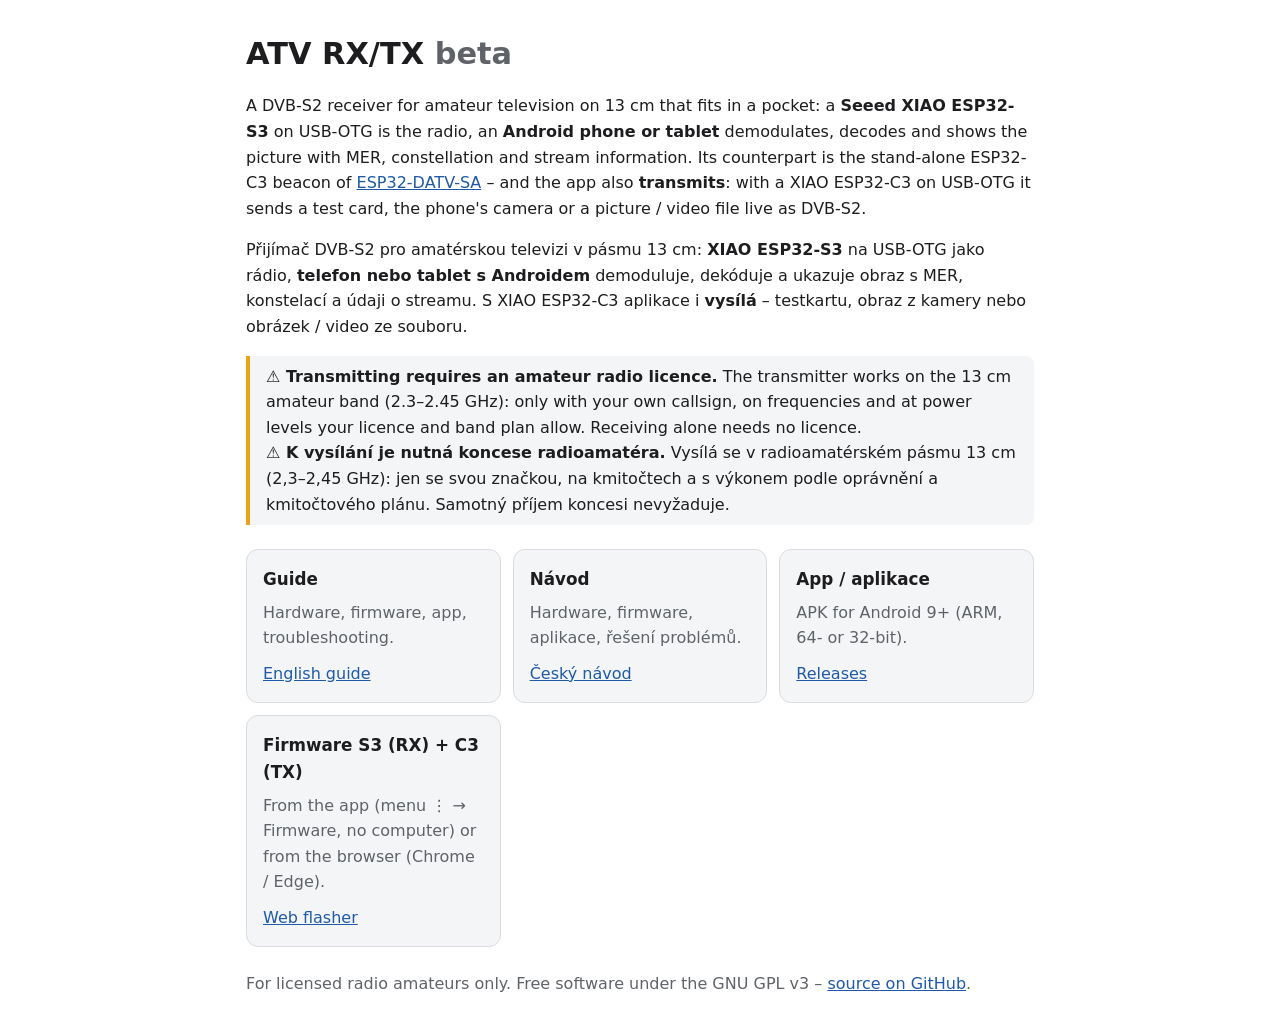
<file: site/index.html>
<!doctype html>
<html lang="en">
<head>
  <meta charset="utf-8">
  <meta name="viewport" content="width=device-width, initial-scale=1">
  <title>ATV RX/TX</title>
  <link rel="stylesheet" href="style.css">
</head>
<body>
<main>
  <h1>ATV RX/TX <span class="muted">beta</span></h1>
  <p>A DVB-S2 receiver for amateur television on 13 cm that fits in a pocket: a <b>Seeed XIAO ESP32-S3</b> on USB-OTG
     is the radio, an <b>Android phone or tablet</b> demodulates, decodes and shows the picture with MER, constellation
     and stream information. Its counterpart is the stand-alone ESP32-C3 beacon of
     <a href="https://github.com/ok1cdj/ESP32-DATV-SA">ESP32-DATV-SA</a> – and the app also <b>transmits</b>: with a
     XIAO ESP32-C3 on USB-OTG it sends a test card, the phone's camera or a picture / video file live as DVB-S2.</p>
  <p>Přijímač DVB-S2 pro amatérskou televizi v pásmu 13 cm: <b>XIAO ESP32-S3</b> na USB-OTG jako rádio,
     <b>telefon nebo tablet s Androidem</b> demoduluje, dekóduje a ukazuje obraz s MER, konstelací a údaji o streamu.
     S XIAO ESP32-C3 aplikace i <b>vysílá</b> – testkartu, obraz z kamery nebo obrázek / video ze souboru.</p>
  <p class="warn"><b>⚠ Transmitting requires an amateur radio licence.</b> The transmitter works on the 13 cm amateur
     band (2.3–2.45 GHz): only with your own callsign, on frequencies and at power levels your licence and band plan
     allow. Receiving alone needs no licence.<br>
     <b>⚠ K vysílání je nutná koncese radioamatéra.</b> Vysílá se v radioamatérském pásmu 13 cm (2,3–2,45 GHz): jen se
     svou značkou, na kmitočtech a s výkonem podle oprávnění a kmitočtového plánu. Samotný příjem koncesi nevyžaduje.</p>
  <div class="cards">
    <div class="card"><h3>Guide</h3><p>Hardware, firmware, app, troubleshooting.</p><a href="en.html">English guide</a></div>
    <div class="card"><h3>Návod</h3><p>Hardware, firmware, aplikace, řešení problémů.</p><a href="cs.html">Český návod</a></div>
    <div class="card"><h3>App / aplikace</h3><p>APK for Android 9+ (ARM, 64- or 32-bit).</p><a href="https://github.com/ok1cdj/ESP32-ATV/releases">Releases</a></div>
    <div class="card"><h3>Firmware S3 (RX) + C3 (TX)</h3><p>From the app (menu ⋮ → Firmware, no computer) or from the browser (Chrome / Edge).</p><a href="flasher/">Web flasher</a></div>
  </div>
  <p class="muted">For licensed radio amateurs only. Free software under the GNU GPL v3 –
     <a href="https://github.com/ok1cdj/ESP32-ATV">source on GitHub</a>.</p>
</main>
</body>
</html>
</file>
<file: site/style.css>
:root { --bg: #ffffff; --fg: #1d1d1f; --muted: #5f6368; --card: #f4f5f7; --line: #dadce0; --accent: #1e5aa8; }
@media (prefers-color-scheme: dark) {
  :root { --bg: #16181d; --fg: #e8eaed; --muted: #9aa0a6; --card: #1f2229; --line: #3c4043; --accent: #7cacf8; }
}
* { box-sizing: border-box; }
body { margin: 0; background: var(--bg); color: var(--fg); font: 16px/1.6 system-ui, -apple-system, "Segoe UI", sans-serif; }
main, body > header, body > p, body > h1, body > h2, body > h3, body > ul, body > ol, body > table, body > pre, body > blockquote, body > figure {
  max-width: 820px; margin-left: auto; margin-right: auto; padding-left: 16px; padding-right: 16px; }
body > header#title-block-header { padding-top: 24px; }
h1 { font-size: 1.9rem; line-height: 1.2; margin-top: 1.2em; }
h2 { font-size: 1.35rem; margin-top: 1.8em; border-bottom: 1px solid var(--line); padding-bottom: .2em; }
a { color: var(--accent); }
code, pre { font-family: ui-monospace, "SFMono-Regular", Menlo, monospace; font-size: .9em; }
pre { background: var(--card); padding: 12px; border-radius: 8px; overflow-x: auto; }
code { background: var(--card); padding: 1px 4px; border-radius: 4px; }
pre code { background: none; padding: 0; }
table { border-collapse: collapse; display: block; overflow-x: auto; }
th, td { border: 1px solid var(--line); padding: 6px 10px; text-align: left; vertical-align: top; }
img { max-width: 100%; height: auto; border-radius: 6px; }
blockquote { border-left: 4px solid var(--accent); margin-left: 0; padding: 4px 16px; background: var(--card); border-radius: 0 8px 8px 0; }
.cards { display: grid; grid-template-columns: repeat(auto-fit, minmax(220px, 1fr)); gap: 12px; margin: 24px 0; }
.card { background: var(--card); border: 1px solid var(--line); border-radius: 12px; padding: 16px; }
.card h3 { margin: 0 0 .4em; font-size: 1.05rem; }
.card p { margin: 0 0 .6em; color: var(--muted); }
.muted { color: var(--muted); }
.warn { border-left: 4px solid #e8a317; background: var(--card); padding: 8px 16px; border-radius: 0 8px 8px 0; }
</file>
